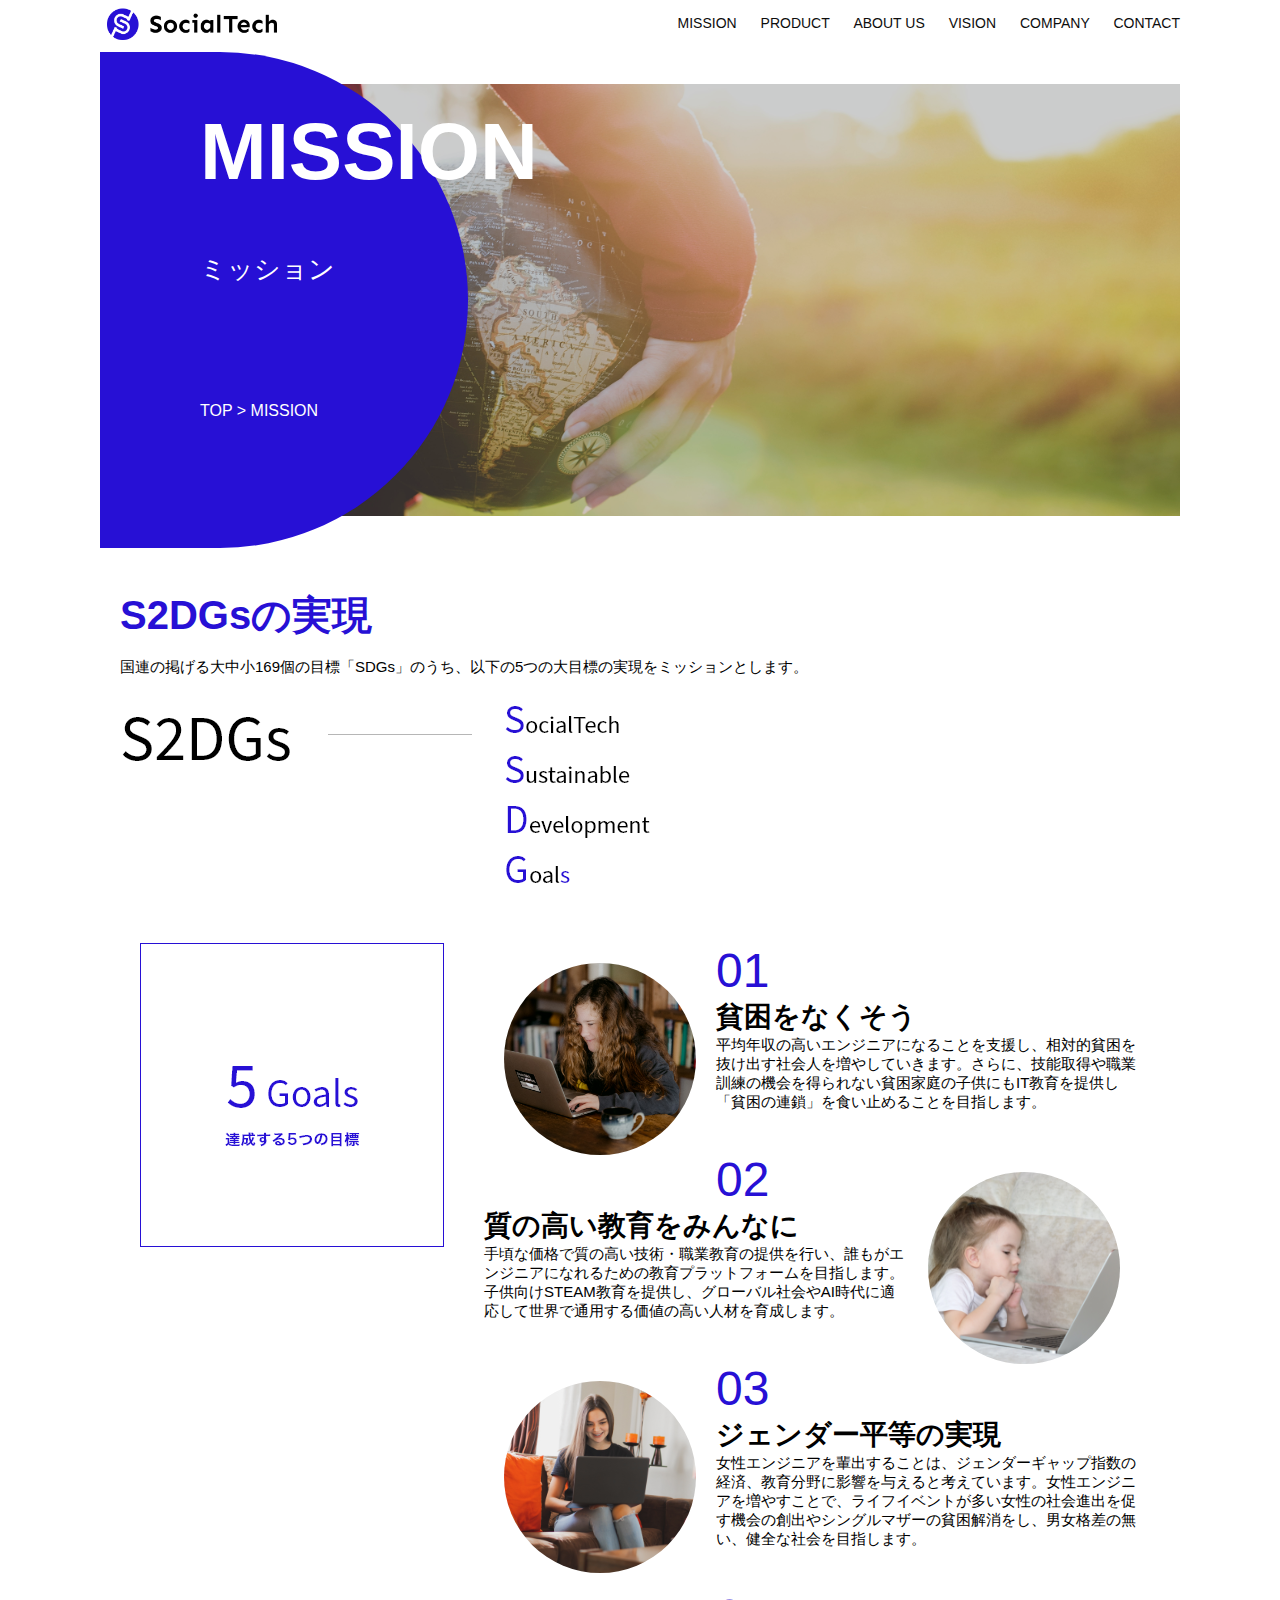
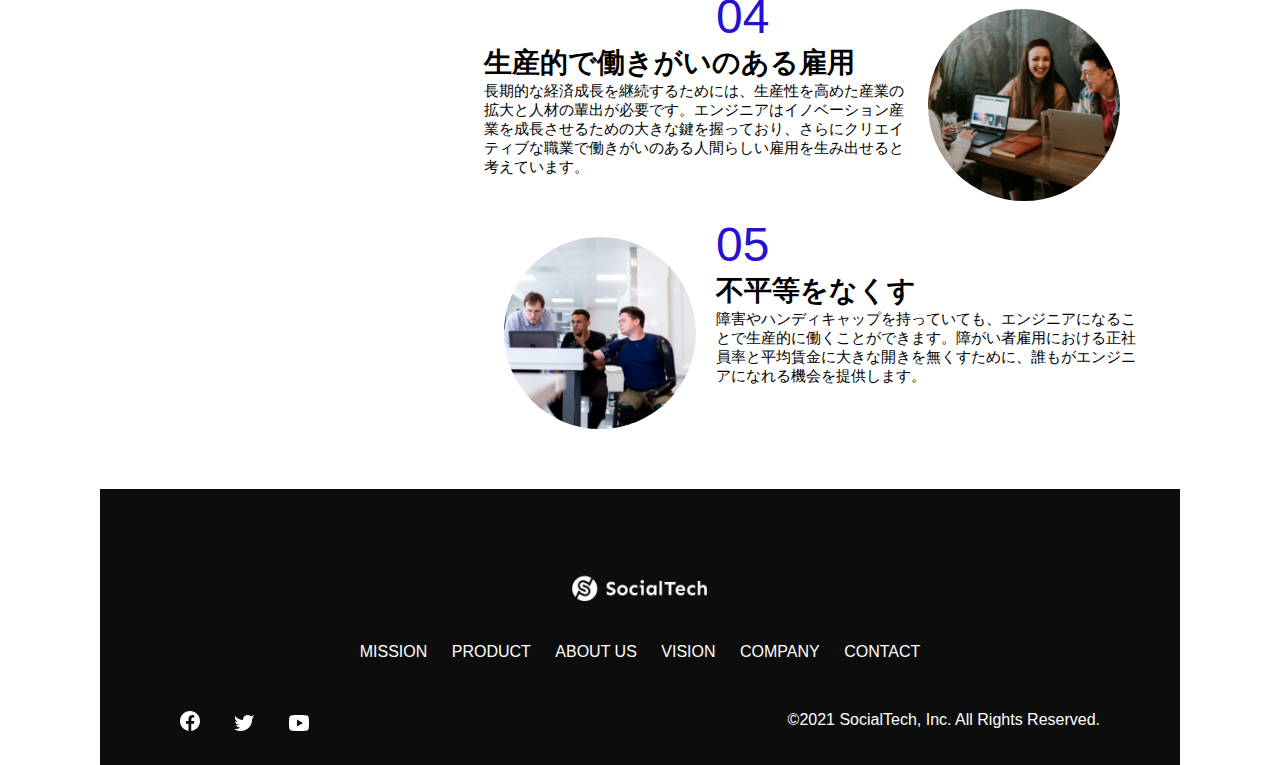
<file: kadai_005/mission.html>
<!DOCTYPE html>
  <html>
  <head>
    <title>SocialTech - MISSION ミッション -</title>
    <meta charset="UTF-8">
    <meta name="description" content="SocialTechが目指す5つの目標（S2DGs）を紹介します">
    <meta name="viewport" content="width=device-width, initial-scale=1.0">
    <link rel="stylesheet" href="style.css">
  </head>
 
  <body>
    <!-- ヘッダー -->
    <header>
      <!-- ロゴ -->
      <a href="index.html" id="logo"><img src="images/logo.png" alt="トップページに戻る"></a>
  
      <!-- PC用ナビゲーション -->
      <nav id="nav-pc">
        <a href="mission.html">MISSION</a>
        <a href="product.html">PRODUCT</a>
        <a href="index.html#aboutus">ABOUT US</a>
        <a href="index.html#vision">VISION</a>
        <a href="index.html#company">COMPANY</a>
        <a href="index.html#contact">CONTACT</a>
      </nav>
  
      <!-- スマホ用メニューボタン -->
      <img id="menu-sp" src="images/button-menu.png" alt="ナビゲーションを開く" onclick="document.getElementById('nav-sp').style.display = 'block'">
  
      <!-- スマホ用ナビゲーション -->
      <nav id="nav-sp">
        <img id="close" src="images/button-close.png" alt="ナビゲーションを閉じる" onclick="document.getElementById('nav-sp').style.display = 'none'">
        <a id="logo-sp" href="index.html" onclick="document.getElementById('nav-sp').style.display = 'none'"><img
            src="images/logo-sp.png" alt="トップページに戻る"></a>
        <a class="menu" href="mission.html" onclick="document.getElementById('nav-sp').style.display = 'none'">MISSION</a>
        <a class="menu" href="product.html" onclick="document.getElementById('nav-sp').style.display = 'none'">PRODUCT</a>
        <a class="menu" href="index.html#aboutus" onclick="document.getElementById('nav-sp').style.display = 'none'">ABOUT
          US</a>
        <a class="menu" href="index.html#vision"
          onclick="document.getElementById('nav-sp').style.display = 'none'">VISION</a>
        <a class="menu" href="index.html#company"
          onclick="document.getElementById('nav-sp').style.display = 'none'">COMPANY</a>
        <a class="menu" href="index.html#contact"
          onclick="document.getElementById('nav-sp').style.display = 'none'">CONTACT</a>
        <div id="sns">
          <a href="https://www.facebook.com/sejuku2013"><img src="images/button-facebook.png" alt="Facebookのリンク"></a>
          <a href="https://twitter.com/samuraijuku"><img src="images/button-twitter.png" alt="Twitterのリンク"></a>
          <a href="https://www.youtube.com/channel/UCCFOQO5aDK0xXam4cUQXT8g"><img src="images/button-youtube.png" alt="YouTubeのリンク"></a>
        </div>
      </nav>
    </header>
    <main>
      <article>
        <section id="mission-main">
          <div id="mission-title">
            <h1>MISSION</h1>
            <span>ミッション</span>
            <div>TOP > MISSION</div>
          </div>
        </section>
        <section id="mission-s2dgs">
          <h2 class="mission-h2">S2DGsの実現</h2>
          <p>国連の掲げる大中小169個の目標「SDGs」のうち、以下の5つの大目標の実現をミッションとします。</p>
          <img src="images/mission/mission-s2dgs.png" alt="S2DGs">
        </section>
        <section id="mission-5goals">
          <div>
            <img id="s2dgs-image" src="images/mission/mission-5goals.png" alt="5Goals">
          </div>
          <div>
            <div>
              <img class="fivegoals-image-left" src="images/mission/mission-5goals01.png" alt="PCを操作する女の子">
              <span class="fivegoals-number">01</span>
              <h3 class="fivegoals-h3">貧困をなくそう</h3>
              <p class="fivegoals-p">
                平均年収の高いエンジニアになることを支援し、相対的貧困を抜け出す社会人を増やしていきます。さらに、技能取得や職業訓練の機会を得られない貧困家庭の子供にもIT教育を提供し「貧困の連鎖」を食い止めることを目指します。
              </p>
            </div>
    
            <div>
              <img class="fivegoals-image-right" src="images/mission/mission-5goals02.png" alt="PCを見つめる小さい女の子">
              <span class="fivegoals-number">02</span>
              <h3 class="fivegoals-h3">質の高い教育をみんなに</h3>
              <p class="fivegoals-p">
                手頃な価格で質の高い技術・職業教育の提供を行い、誰もがエンジニアになれるための教育プラットフォームを目指します。子供向けSTEAM教育を提供し、グローバル社会やAI時代に適応して世界で通用する価値の高い人材を育成します。
              </p>
            </div>
    
            <div>
              <img class="fivegoals-image-left" src="images/mission/mission-5goals03.png" alt="PCを操作する女性">
              <span class="fivegoals-number">03</span>
              <h3 class="fivegoals-h3">ジェンダー平等の実現</h3>
              <p class="fivegoals-p">
                女性エンジニアを輩出することは、ジェンダーギャップ指数の経済、教育分野に影響を与えると考えています。女性エンジニアを増やすことで、ライフイベントが多い女性の社会進出を促す機会の創出やシングルマザーの貧困解消をし、男女格差の無い、健全な社会を目指します。
              </p>
            </div>
    
            <div>
              <img class="fivegoals-image-right" src="images/mission/mission-5goals04.png" alt="笑顔で話し合う3人の男女">
              <span class="fivegoals-number">04</span>
              <h3 class="fivegoals-h3">生産的で働きがいのある雇用</h3>
              <p class="fivegoals-p">
                長期的な経済成長を継続するためには、生産性を高めた産業の拡大と人材の輩出が必要です。エンジニアはイノベーション産業を成長させるための大きな鍵を握っており、さらにクリエイティブな職業で働きがいのある人間らしい雇用を生み出せると考えています。
              </p>
            </div>
    
            <div>
              <img class="fivegoals-image-left" src="images/mission/mission-5goals05.png" alt="障害を持つ男性が生き生きと働く様子">
              <span class="fivegoals-number">05</span>
              <h3 class="fivegoals-h3">不平等をなくす</h3>
              <p class="fivegoals-p">
                障害やハンディキャップを持っていても、エンジニアになることで生産的に働くことができます。障がい者雇用における正社員率と平均賃金に大きな開きを無くすために、誰もがエンジニアになれる機会を提供します。
              </p>
            </div>
          </div>
        </section>
      </article>
      <footer>
        <div id="footer-logo">
          <img src="images/logo-sp.png" alt="SocialTech">
        </div>
        <div id="footer-link">
          <a href="mission.html">MISSION</a>
          <a href="product.html">PRODUCT</a>
          <a href="index.html#aboutus">ABOUT US</a>
          <a href="index.html#vision">VISION</a>
          <a href="index.html#company">COMPANY</a>
          <a href="index.html#contact">CONTACT</a>
        </div>
        <div id="sns-footer">
          <a href="https://www.facebook.com/sejuku2013"><img src="images/button-facebook.png" alt="Facebookのリンク"></a>
          <a href="https://twitter.com/samuraijuku"><img src="images/button-twitter.png" alt="Twitterのリンク"></a>
          <a href="https://www.youtube.com/channel/UCCFOQO5aDK0xXam4cUQXT8g"><img src="images/button-youtube.png" alt="YouTubeのリンク"></a>
          <span id="copyright">&copy;2021 SocialTech, Inc. All Rights Reserved. </span>
        </div>
      </footer>
    </main>
  </body>
 
  </html>
</file>
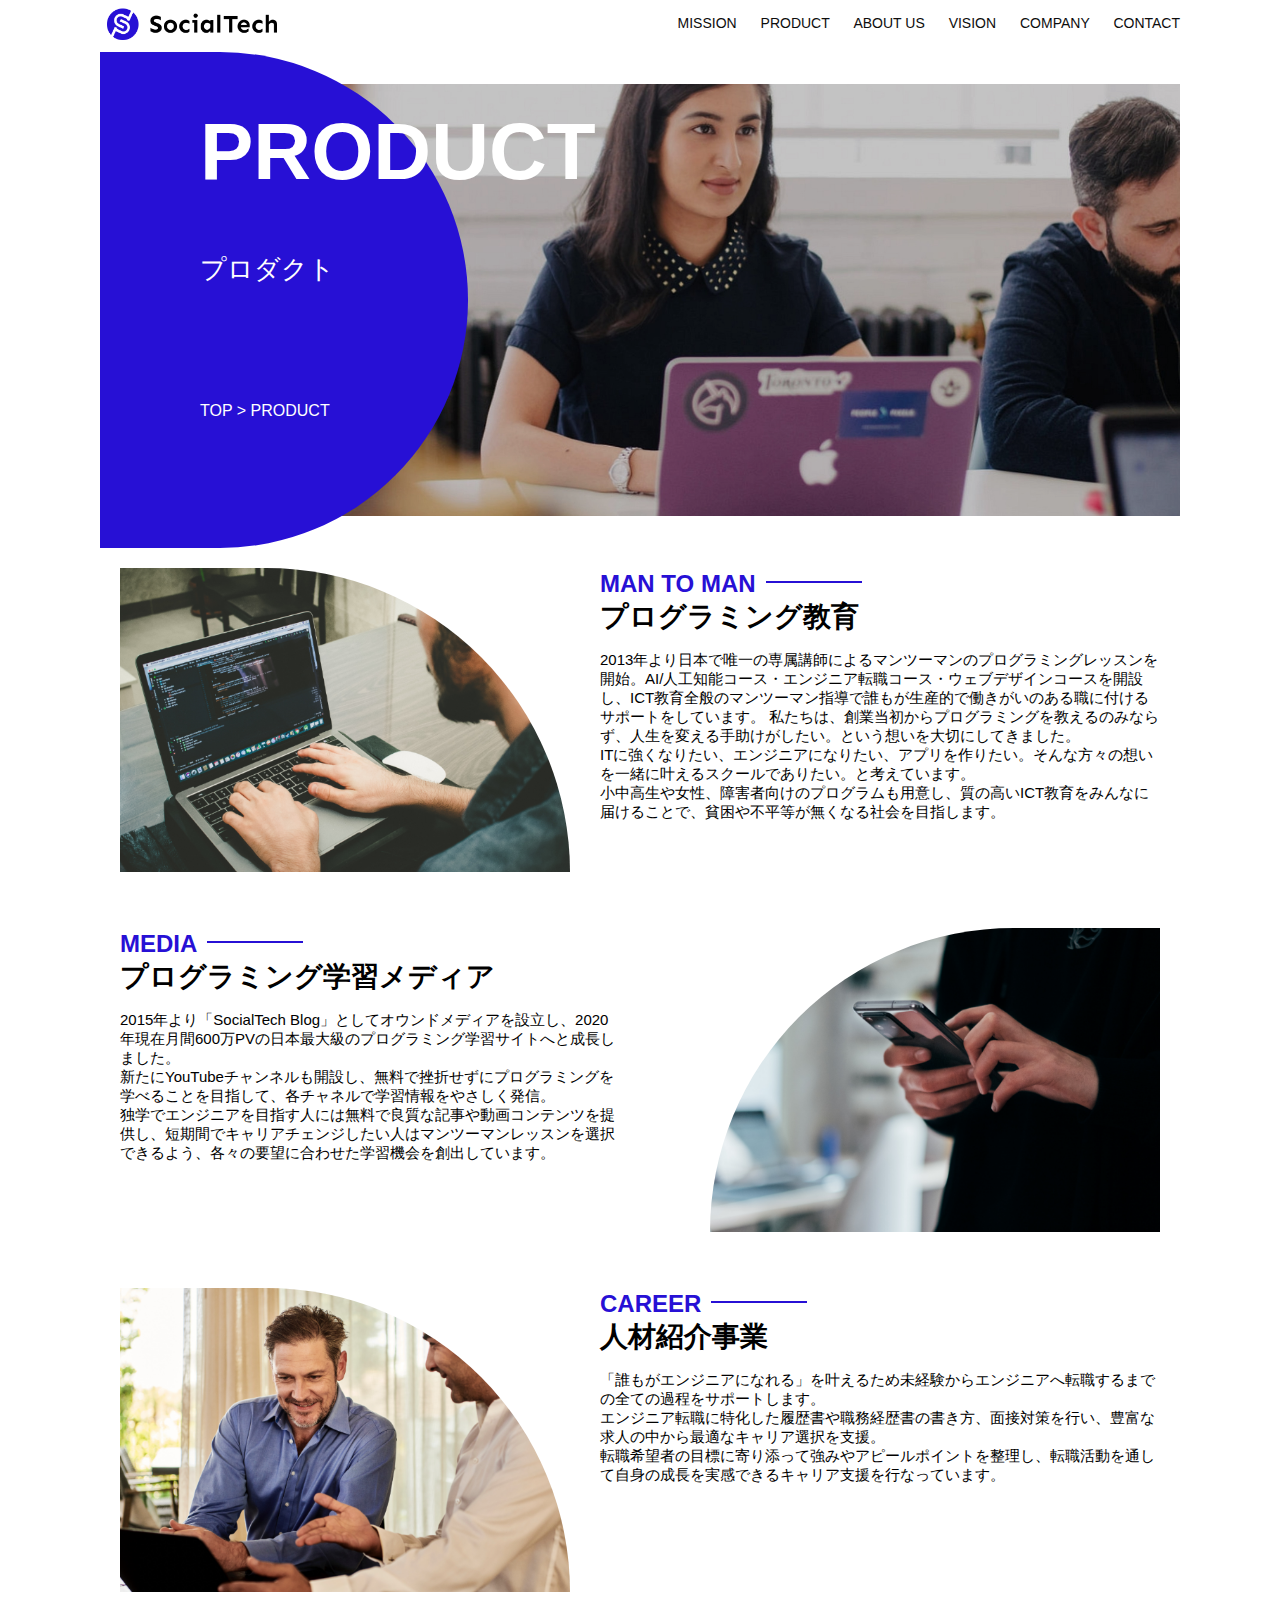
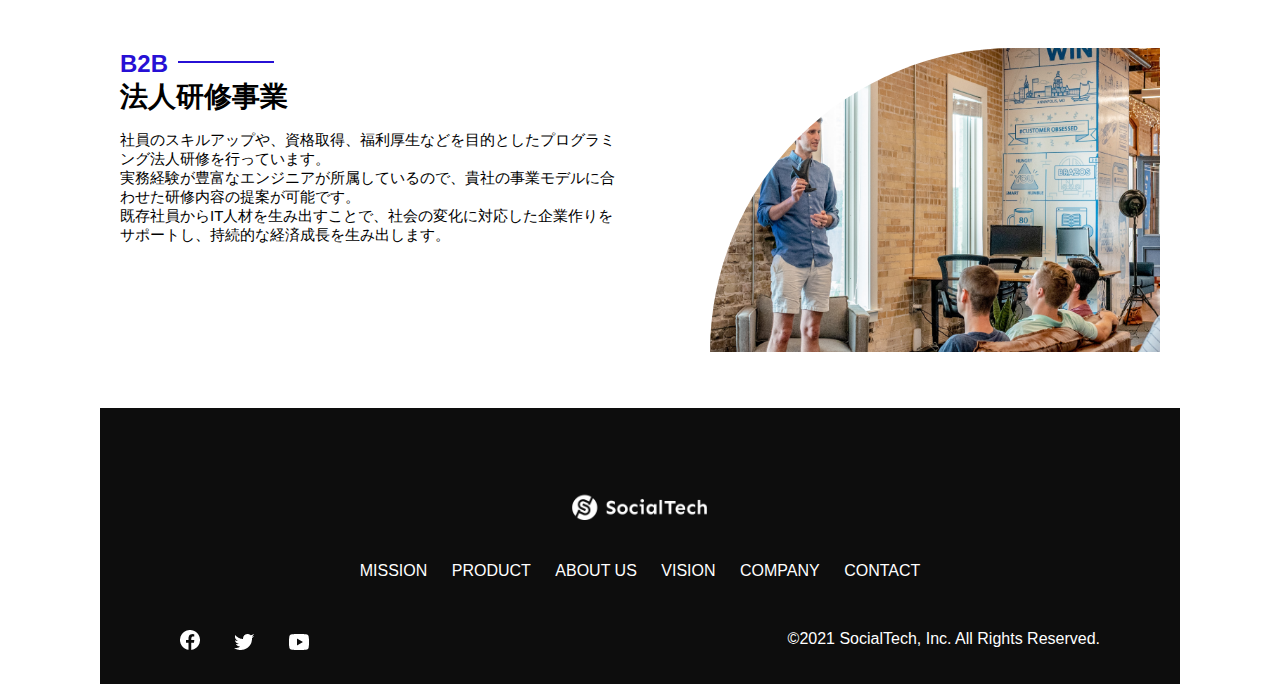
<file: kadai_005/product.html>
<!DOCTYPE html>
  <html>
  <head>
    <title>SocialTech -PRODUCT プロダクト-</title>
    <meta charset="UTF-8">
    <meta name="description" content="SocialTechの4つのプロダクトを紹介します">
    <meta name="viewport" content="width=device-width, initial-scale=1.0">
    <link rel="stylesheet" href="style.css">
  </head>
  
  <body>
    <!-- ヘッダー -->
    <header>
      <!-- ロゴ -->
      <a href="index.html" id="logo"><img src="images/logo.png" alt="トップページに戻る"></a>
  
      <!-- PC用ナビゲーション -->
      <nav id="nav-pc">
        <a href="mission.html">MISSION</a>
        <a href="product.html">PRODUCT</a>
        <a href="index.html#aboutus">ABOUT US</a>
        <a href="index.html#vision">VISION</a>
        <a href="index.html#company">COMPANY</a>
        <a href="index.html#contact">CONTACT</a>
      </nav>
  
      <!-- スマホ用メニューボタン -->
      <img id="menu-sp" src="images/button-menu.png" alt="ナビゲーションを開く" onclick="document.getElementById('nav-sp').style.display = 'block'">
  
      <!-- スマホ用ナビゲーション -->
      <nav id="nav-sp">
        <img id="close" src="images/button-close.png" alt="ナビゲーションを閉じる" onclick="document.getElementById('nav-sp').style.display = 'none'">
        <a id="logo-sp" href="index.html" onclick="document.getElementById('nav-sp').style.display = 'none'"><img
            src="images/logo-sp.png" alt="トップページに戻る"></a>
        <a class="menu" href="mission.html" onclick="document.getElementById('nav-sp').style.display = 'none'">MISSION</a>
        <a class="menu" href="product.html" onclick="document.getElementById('nav-sp').style.display = 'none'">PRODUCT</a>
        <a class="menu" href="index.html#aboutus" onclick="document.getElementById('nav-sp').style.display = 'none'">ABOUT
          US</a>
        <a class="menu" href="index.html#vision"
          onclick="document.getElementById('nav-sp').style.display = 'none'">VISION</a>
        <a class="menu" href="index.html#company"
          onclick="document.getElementById('nav-sp').style.display = 'none'">COMPANY</a>
        <a class="menu" href="index.html#contact"
          onclick="document.getElementById('nav-sp').style.display = 'none'">CONTACT</a>
        <div id="sns">
          <a href="https://www.facebook.com/sejuku2013"><img src="images/button-facebook.png" alt="Facebookのリンク"></a>
          <a href="https://twitter.com/samuraijuku"><img src="images/button-twitter.png" alt="Twitterのリンク"></a>
          <a href="https://www.youtube.com/channel/UCCFOQO5aDK0xXam4cUQXT8g"><img src="images/button-youtube.png" alt="YouTubeのリンク"></a>
        </div>
      </nav>
    </header>
    <main>
      <article>
        <section id="product-main">
          <div id="product-title">
            <h1>PRODUCT</h1>
            <span>プロダクト</span>
            <div>TOP > PRODUCT</div>
          </div>
        </section>
        <section class="product-section1">
          <img src="images/product/product-mantoman.png" alt="PCでコードを書く男性">
          <div>
            <h2 class="product-h2">MAN TO MAN</h2>
            <h3 class="product-h3">プログラミング教育</h3>
            <p>
              2013年より日本で唯一の専属講師によるマンツーマンのプログラミングレッスンを開始。AI/人工知能コース・エンジニア転職コース・ウェブデザインコースを開設し、ICT教育全般のマンツーマン指導で誰もが生産的で働きがいのある職に付けるサポートをしています。
              私たちは、創業当初からプログラミングを教えるのみならず、人生を変える手助けがしたい。という想いを大切にしてきました。<br>ITに強くなりたい、エンジニアになりたい、アプリを作りたい。そんな方々の想いを一緒に叶えるスクールでありたい。と考えています。<br>小中高生や女性、障害者向けのプログラムも用意し、質の高いICT教育をみんなに届けることで、貧困や不平等が無くなる社会を目指します。
            </p>
          </div>
        </section>
        <section class="product-section2">
          <div>
            <h2 class="product-h2">MEDIA</h2>
            <h3 class="product-h3">プログラミング学習メディア</h3>
            <p>2015年より「SocialTech
              Blog」としてオウンドメディアを設立し、2020年現在月間600万PVの日本最大級のプログラミング学習サイトへと成長しました。<br>新たにYouTubeチャンネルも開設し、無料で挫折せずにプログラミングを学べることを目指して、各チャネルで学習情報をやさしく発信。<br>独学でエンジニアを目指す人には無料で良質な記事や動画コンテンツを提供し、短期間でキャリアチェンジしたい人はマンツーマンレッスンを選択できるよう、各々の要望に合わせた学習機会を創出しています。
            </p>
          </div>
          <img src="images/product/product-media.png" alt="スマートフォンを操作する人">
        </section>
        <section class="product-section1">
          <img src="images/product/product-career.png" alt="笑顔で話し合う2人の男性">
          <div>
            <h2 class="product-h2">CAREER</h2>
            <h3 class="product-h3">人材紹介事業</h3>
            <p>
              「誰もがエンジニアになれる」を叶えるため未経験からエンジニアへ転職するまでの全ての過程をサポートします。<br>エンジニア転職に特化した履歴書や職務経歴書の書き方、面接対策を行い、豊富な求人の中から最適なキャリア選択を支援。<br>転職希望者の目標に寄り添って強みやアピールポイントを整理し、転職活動を通して自身の成長を実感できるキャリア支援を行なっています。<br>
            </p>
          </div>
        </section>
        <section class="product-section2">
          <div>
            <h2 class="product-h2">B2B</h2>
            <h3 class="product-h3">法人研修事業</h3>
            <p>
              社員のスキルアップや、資格取得、福利厚生などを目的としたプログラミング法人研修を行っています。<br>実務経験が豊富なエンジニアが所属しているので、貴社の事業モデルに合わせた研修内容の提案が可能です。<br>既存社員からIT人材を生み出すことで、社会の変化に対応した企業作りをサポートし、持続的な経済成長を生み出します。
            </p>
          </div>
          <img src="images/product/product-b2b.png" alt="講演中の男性とそれを聴く人々">
        </section>
      </article>
      <footer>
        <div id="footer-logo">
          <img src="images/logo-sp.png" alt="SocialTech">
        </div>
        <div id="footer-link">
          <a href="mission.html">MISSION</a>
          <a href="product.html">PRODUCT</a>
          <a href="index.html#aboutus">ABOUT US</a>
          <a href="index.html#vision">VISION</a>
          <a href="index.html#company">COMPANY</a>
          <a href="index.html#contact">CONTACT</a>
        </div>
        <div id="sns-footer">
          <a href="https://www.facebook.com/sejuku2013"><img src="images/button-facebook.png" alt="Facebookのリンク"></a>
          <a href="https://twitter.com/samuraijuku"><img src="images/button-twitter.png" alt="Twitterのリンク"></a>
          <a href="https://www.youtube.com/channel/UCCFOQO5aDK0xXam4cUQXT8g"><img src="images/button-youtube.png" alt="YouTubeのリンク"></a>
          <span id="copyright">&copy;2021 SocialTech, Inc. All Rights Reserved. </span>
        </div>
      </footer>
    </main>
  </body>
  
  </html>
</file>
<file: kadai_005/style.css>
/* PC、スマホ共通スタイル */
body {
  font-family: "Source Sans Pro", "Hiragino Kaku Gothic ProN", Meiryo, Arial, sans-serif;
}

p {
  font-size: 15px;
}

/*================
 PC用のスタイル 
=================*/
/* 横幅設定 */
@media screen and (min-width: 768px) {
   /* PC用カルーセル設定 */
   .carousel {
    width: 885px;
    margin-left: 20px;
  }

  .carouselImg {
    width: 885px;
  }

body {
  max-width: 1080px;
  min-width: 960px;
  margin: 0 auto 0 auto;
}

/* ヘッダー */
header {
   display: flex;
   justify-content: space-between;
 }
 /* ナビゲーションのレイアウト */
#nav-pc {
  text-align: right;
  font-size: 14px;
  padding-top: 15px;
}
 /* ナビゲーションのリンクの装飾設定 */
#nav-pc > a {
  text-decoration: none;
  margin-left: 20px;
}
#nav-pc > a:link {
   color: #0d0d0d;
}
#nav-pc > a:visited {
   color: #0d0d0d;
}#nav-pc > a:hover {
   color: #0d0d0d;
   text-decoration: underline;
}
#nav-pc > a:active {
   color: #0d0d0d;
}

 /* スマホ用ナビを非表示 */
 #nav-sp,
 #menu-sp {
   display: none;
 }

#main-visual{
  position: relative;
  height: 400px;
}

#main-message {
  position: absolute;
  top: 0;
  left: 0;
  background-color: #2710d5;
  color: #ffffff;
  border-radius: 0 0 476px 0;
  max-width: 620px;
  height: 100%;
  width: 100%;
  z-index: 11;
}
#main-message > h1 {
  font-size: 60px;
  font-weight: bold;
  margin: 100px 0 0 50px;
}
#main-message > p { 
  font-size: 28px;
  margin: 0 0 0 50px;
}
#main-visual > img {
  max-width: 620px;
  border-radius: 476px 0 0 0;
  position: absolute;
  top: 0;
  right: 0;
  z-index: 10;
}
 /* 見出し */
h2 {
  margin: 40px 0 0 0;
}
  
h2::after {
  content: url("images/line.png");
  margin-left: 10px;
}

h3 {
  font-size: 27px;
}

/* ミッション */
#mission {
 margin: 80px auto 80px auto;
 width: 100%;
}
  
#mission-flex {
  width: 100%;
  display: flex;
}

#mission-flex > div {
  width: 50%;
  margin: 20px;
}

#mission-photo {
  width: 100%;
}
  
#s2dgs {
  margin-top: 50px;
  width: 100%;
}
 /* プロダクト */
#product {
  background-color: #fafafa;
  width: 100%;
  margin: 80px 0 80px 0;
  padding: 10px 40px 0px 40px;
}
  
/* 外枠 */
#product > div {
  margin-top: 40px;
  display: flex;
}
  
/* 左のカラム */
#product-left {
  width: 50%;
  margin-right: 20px;
}
  
  /* 右のカラム */
#product-right {
  width: 50%;
  margin-left: 20px;
  margin-top: 80px;
}
  
/* 画像＋説明の枠 */
#product-left > div {
  position: relative;
  height: 480px;
  margin-right: 20px;
}
#product-right > div {
  position: relative;
  height: 480px;
  margin-left: 20px;
}
 /* 画像 */
 .product-photo {
  width: 100%;
}
 /* 説明文の枠 */
 .product-explain {
  background-color: #ffffff;
  position: absolute;
  left: 0;
  top: 280px;
  margin: 0 40px 0 40px;
  padding: 20px;
  box-shadow: 5px 5px 10px rgba(0, 0, 0, 0.05);
}
  
/* 説明文の英語 */
.product-explain > span {
  color: #2710d5;
  font-weight: bold;
  font-size: 16px;
  margin: 0;
}

/* 説明文の見出し */
.product-explain > h3 {
  font-size: 20px;
  margin: 5px 0 5px 0;
}

/* 説明文 */
.product-explain > p {
  font-size: 14px;
  margin: 0;
}
  
/* 「もっとみる」ボタン */
#product-more {  margin: 0 auto -42px auto;
}
/* ABOUT US */
#aboutus {  margin: 80px auto 80px auto;
}

/* 3つの組織文化と画像を入れる枠 */
#aboutus > div {
  display: flex;
}

/* 画像 */
.culture-img {
  width: 100%;
  align-self: flex-start;
}

.culture-img2 {
  margin-top: 50px;
  width: 100%;
}

/* 3つの組織文化の表 */
.culture-table {
  max-width: 500px;
  margin-right: 50px;
}

/* 番号 */
.culture-num {
  font-size: 80px;
  color: #2710d5;
  margin: 0 20px 0 0;
}
  
/* 組織文化英語 */
.culture-en {
  color: #2710d5;
  font-weight: bold;
  font-size: 24px;
  display: block;
}
  
/* 組織文化日本語 */
.culture-jp {
  font-size: 28px;
  font-weight: bold;
}
  
/* 説明文 */
.culture-description {
  margin: 0;
}

/* ビジョン */
#vision {
  margin: 80px auto 80px auto;
}
  
/* セクション内の外枠 */
#vision > div {
  width: 100%;
  display: flex;
  justify-content: space-between;
  flex-wrap: wrap;
}
  
/* 7つの行動指針の枠 */
.vision-box {
  width: 300px;
  height: 300px;
  margin-bottom: 30px;
  position: relative;
}

.vision-box > img {
  width: 100%;
  height: auto;
  position: absolute;
  top: 0;
  left: 0;
  z-index: 30;
}

.vision-box > span {
  position: absolute;
  top: 0;
  left: 0;
  z-index: 31;
  margin-right: 20px;
}

.vision-box > span > h4 {
  color: #2710d5;
  font-size: 19px;
  margin: 80px 0 0 0;
}

.vision-box > span > h4::first-letter {
  font-size: 40px;
}

.vision-box > span > h5 {
  font-size: 20px;
  margin: 0 0 0 0;
}

.vision-box > span > p {
  margin: 10px 0 0 0;
}

/* 会社概要 */
#company {
  margin: 80px auto 80px auto;
}
#company-table {
  width: 100%;
}

.tableheader {
  text-align: left;
  padding: 20px;
  border-bottom-color: #2710d5;
  border-bottom-width: 1px;
  border-bottom-style: solid;
  width: 100px;
}

.tableheader-first {
  text-align: left;
  padding: 20px;
  border-bottom-color: #2710d5;
  border-bottom-width: 1px;
  border-bottom-style: solid;
  border-top-color: #2710d5;
  border-top-width: 1px;
  border-top-style: solid;
  width: 100px;
}

.cell {
  padding: 30px;
  border-bottom-color: #ececec;
  border-bottom-width: 1px;
  border-bottom-style: solid;
}

.cell-first {
  padding: 30px;
  border-bottom-color: #ececec;
  border-bottom-width: 1px;
  border-bottom-style: solid;
  border-top-color: #ececec;
  border-top-width: 1px;
  border-top-style: solid;
}
#company > iframe {
  width: 100%;
  height: 368px;
  margin-top: 40px;
}

/* お問い合わせ */
#contact {
  margin: 80px auto 80px auto;
}

/* 外枠 */
#contact > form > div {
  display: flex;
  flex-direction: row;
  flex-wrap: wrap;
  padding-bottom: 30px;
}

/* 左列の見出し */
.contact-heading {
  width: 240px;
  align-self: center;
}
/* 見出しのラベル */
.contact-label {
  font-weight: bold;
}
/* 必須 */
.contact-span {
  color: #ce2222;
  margin: 0 0 0 20px;
  font-weight: bold;
}

/* テキストボックス */
.contact-textbox {
  border-top: 0;
  border-left: 0;
  border-right: 0;
  border-bottom-width: 1px;
  border-bottom-color: #707070;
  border-bottom-style: solid;
  background-color: #fafafa;
  width: 400px;
  height: 56px;
}
/* お問い合わせ内容のテキストエリア */
.contact-textarea {
  border-top: 0;
  border-left: 0;
  border-right: 0;
  border-bottom-width: 1px;
  border-bottom-color: #707070;
  border-bottom-style: solid;
  background-color: #fafafa;
  width: 400px;
  height: 200px;
}

/* 個人情報の取り扱い */
details {
  width: 700px;
}
details > div {
  background-color: #fafafa;
  padding: 20px;
} 
details > div > span {
  font-weight: bold;
}

/* フッター */
footer {
  background-color: #0d0d0d;
  text-align: center;
  padding: 80px 80px 30px 80px;
}

#footer-logo {
  margin-bottom: 30px;
}

#footer-link {
  margin-bottom: 50px;
}
#footer-link > a {
  text-decoration: none;
  margin: 10px;
}
#footer-link > a:link {
  color: #ffffff;
}
#footer-link > a:visited {
  color: #ffffff;
}
#footer-link > a:hover {
  color: #ffffff;
  text-decoration: underline;
}
#footer-link > a:active {
  color: #ffffff;
}

#sns-footer {
  text-align: left;
  width: 100%;
}

#sns-footer > a {
  margin-right: 30px;
}

#copyright {
  color: #ffffff;
  float: right;
}

/* mission.html用スタイル */
   /* ミッションのメインビジュアル */
   #mission-main {
    height: 496px;
    width: 100%;
    background-image: url("images/mission/mission-main.png");
    background-repeat: no-repeat;
    background-position-y: center;
  }

  #mission-title {
    background-color: #2710d5;
    width: 368px;
    color: #ffffff;
    height: 496px;
    border-radius: 0 248px 248px 0;
    position: relative;
  }

  #mission-title > h1 {
    position: absolute;
    top: 0;
    left: 100px;
    font-size: 80px;
  }

  #mission-title > span {
    position: absolute;
    top: 200px;
    left: 100px;
    font-size: 26px;
  }

  #mission-title > div {
    position: absolute;
    top: 350px;
    left: 100px;
    font-size: 16px;
  }
  
  #mission-s2dgs {
    width: 100%;
    margin: 20px;
  }

  .mission-h2 {
    color: #2710d5;
    font-size: 40px;
  }

  .mission-h2::after {
    content: none;
  }

  #mission-5goals {
    margin: 20px;
    display: flex;
  }

  #mission-5goals > div {
    flex-grow: 1;
    padding: 20px;
  }

  #mission-5goals > div > div {
    margin-bottom: 40px;
  }

  .fivegoals-image-right {
    float: right;
    margin: 20px;
  }

  .fivegoals-image-left {
    float: left;
    margin: 20px;
  }

  .fivegoals-number {
    color: #2710d5;
    font-size: 48px;
    margin: 0;
  }

  .fivegoals-h3 {
    font-size: 28px;
    margin: 0;
  }

  .fivegoals-p {
    margin: 0;
  }

  /* プロダクトページ */
  #product-main {
    height: 496px;
    width: 100%;
    background-image: url("images/product/product-main.png");
    background-repeat: no-repeat;
    background-position-y: center;
  }

  #product-title {
    background-color: #2710d5;
    width: 368px;
    color: #ffffff;
    height: 496px;
    border-radius: 0 248px 248px 0;
    position: relative;
  }
  #product-title > h1 {
    position: absolute;
    top: 0;
    left: 100px;
    font-size: 80px;
  }

  #product-title > span {
    position: absolute;
    top: 200px;
    left: 100px;
    font-size: 26px;
  }

  #product-title > div {
    position: absolute;
    top: 350px;
    left: 100px;
    font-size: 16px;
  }

  /* セクション1 */
  .product-section1 {
    position: relative;
    margin: 20px;
    height: 340px;
  }

  .product-section1 > img {
    position: absolute;
    top: 0;
    left: 0;
    width: 450px;
    margin: 0 40px 30px 0;
    border-radius: 0 432px 0 0;
  }

  .product-section1 > div {
    position: absolute;
    top: 0;
    left: 480px;
  }

  /* セクション2 */
  .product-section2 {
    position: relative;
    margin: 20px;
    height: 340px;
  }

  .product-section2 > img {
    position: absolute;
    top: 0;
    right: 0;
    width: 450px;
    margin: 0 0 30px 40px;
    border-radius: 432px 0 0 0;
  }

  .product-section2 > div {
    width: 500px;
    position: absolute;
    top: 0;
    left: 0;
  }

  .product-h2 {
    color: #2710d5;
    font-size: 24px;
    margin: 0;
  }

  .product-h3 {
    font-size: 28px;
    margin: 0;
  }
}

/*====================
  スマートフォン用のスタイル
  =====================*/
  @media screen and (max-width: 767px) {
    body {
      min-width: 375px;
      margin: 0;
    }
  
    /* PC用ナビゲーション非表示 */
    #nav-pc {
      display: none;
    }
  
    /* ハンバーガーメニュー */
    #menu-sp {
      position: absolute;
      top: 0px;
      right: 0px;
    }

    /* スマホ用ナビゲーションの表示切替 */
   /* 初期状態、レイアウトと非表示設定 */
   #nav-sp {
    background-color: #2710d5;
    position: absolute;
    left: 0;
    top: 0;
    height: 100%;
    width: 100%;
    display: none;
    z-index: 100;
  }

  /* ×ボタン */
  #close {
    position: absolute;
    top: 20px;
    right: 20px;
  }

  /* ナビゲーションメニュー用ロゴ */
  #logo-sp {
    margin: 80px 0 30px 20px;
  }

  /* ナビゲーションのリンクの装飾設定 */
  #nav-sp > a {
    display: block;
  }
  #nav-sp > a:link {
    color: #ffffff;
  }
  #nav-sp > a:visited {
    color: #ffffff;
  }
  #nav-sp > a:hover {
    color: #ffffff;
    text-decoration: underline;
  }
  #nav-sp > a:active {
    color: #ffffff;
  }
  #nav-sp > .menu {
    text-decoration: none;
    display: block;
    margin: 0 20px 0 20px;
    height: 44px;
    font-size: 16px;
    background-image: url("images/arrow.png");
    background-repeat: no-repeat;
    background-position: right top;
  }

  #sns {
    position: absolute;
    bottom: 20px;
    left: 20px;
  }
  #sns > a {
    margin-right: 30px;
  }
  /* メインビジュアル */
  #main-visual {
    position: relative;
    height: 470px;
    width: 100%;
    overflow: hidden;
  }
  #main-visual > div {
    position: absolute;
    top: 0;
    left: 0;
    background-color: #2710d5;
    color: white;
    border-radius: 0 0 476px 0;
    text-align: center;
    height: 280px;
    width: 100%;
    z-index: 11;
  }
  #main-visual > div > h1 {
    font-size: 28px;
    margin: 90px 0 0 0;
  }

  #main-visual > div > p {
    margin: 0;
  }

  #main-visual > img {
    width: 100%;
    border-radius: 476px 0 0 0;
    z-index: 10;
    position: absolute;
    bottom: 0;
    right: 0;
  }

  /* 見出し */
  h2::after {
    content: url("images/line.png");
    margin-left: 10px;
  }

  h3 {
    font-size: 24px;
    margin: 10px 0 0 0;
  }

  /* ミッション */
   #mission {
     margin: 20px;
   }
 
   #mission-photo {
     width: 100%;
   }
 
   #s2dgs {
     width: 100%;
   }

   /* プロダクト */
   #product {
    background-color: #fafafa;
    padding-top: 10px;
  }

  #product h2 {
    margin-left: 20px;
  }
  /* 外枠 */
  /* 左右のカラム　スマホでは縦並び */
  #product-left,
  #product-right {
    margin-right: 20px;
    margin-left: 20px;
  }

  /* 画像＋説明の枠 */
  #product-left > div,
  #product-right > div {
    position: relative;
    height: 540px;
  }

  /* 説明文の枠 */
  .product-explain {
    background-color: #ffffff;
    position: absolute;
    left: 0;
    bottom: 50px;
    padding: 20px;
    box-shadow: 5px 5px 10px rgba(0, 0, 0, 0.05);
  }

  .product-explain > span {
    color: #2710d5;
    font-weight: bold;
    font-size: 16px;
    margin: 0px;
  }

  .product-explain > h3 {
    margin: 10px 0 10px 0;
  }

  /* 画像 */
  .product-photo {
    width: 100%;
  }

  #product-more > img {
    margin: 0 0 -42px 20px;
  }

   /* ABOUT US */
   #aboutus {
    margin: 80px 20px 80px 20px;
  }

  #aboutus > div {
    display: flex;
    flex-direction: column;
  }

  .culture-table {
    width: 100%;
    padding-right: 20px;
    order: 2;
  }
  .culture-img {
    width: 100%;
    order: 1;
  }

  .culture-img2 {
    width: 100%;
  }

  .culture-num {
    font-size: 80px;
    color: #2710d5;
  }

  .culture-en {
    color: #2710d5;
    font-weight: bold;
    font-size: 24px;
    display: block;
  }

  .culture-jp {
    display: block;
  }

  .culture-description {
    margin: 0;
  }
  /* ビジョン */
  #vision {
    margin: 80px 20px 80px 20px;
  }

  .vision-box {
    width: 300px;
    height: 300px;
    margin-bottom: 30px;
    position: relative;
  }

  .vision-box > img {
    width: 100%;
    height: auto;
    position: absolute;
    top: 0;
    left: 0;
    z-index: 30;
  }

  .vision-box > span {
    position: absolute;
    top: 0;
    left: 0;
    z-index: 31;
    margin-right: 20px;
  }

  .vision-box > span > h4 {
    color: #2710d5;
    font-size: 19px;
    margin: 60px 0 0 0;
  }

  .vision-box > span > h5 {
    font-size: 20px;
    margin: 0 0 0 0;
  }
  .vision-box > span > p {
    margin: 10px 0 0 0;
  }

  /* 会社概要 */
  #company {
    margin: 0 20px 0 20px;
  }

  #company > h3 {
    margin-bottom: 20px;
  }

  #company > table {
    width: 100%;
  }

  .tableheader-first {
    text-align: left;
    padding: 20px;
    border-bottom-color: #2710d5;
    border-bottom-width: 1px;
    border-bottom-style: solid;
    border-top-color: #2710d5;
    border-top-width: 1px;
    border-top-style: solid;
    width: 50px;
  }
  .tableheader {
    text-align: left;
    padding: 20px;
    border-bottom-color: #2710d5;
    border-bottom-width: 1px;
    border-bottom-style: solid;
    width: 50px;
  }

  .cell {
    padding: 20px;
    border-bottom-color: #ececec;
    border-bottom-width: 1px;
    border-bottom-style: solid;
  }
  .cell-first {
    padding: 20px;
    border-bottom-color: #ececec;
    border-bottom-width: 1px;
    border-bottom-style: solid;
    border-top-color: #ececec;
    border-top-width: 1px;
    border-top-style: solid;
  }

  #company > iframe {
    width: 100%;
    height: 240px;
    margin: 40px 0 0 0;
  }

  /* お問い合わせ */
  #contact {
    margin: 80px 20px 80px 20px;
  }

  #contact > h3 {
    margin-bottom: 20px;
  }

  #contact > form > div {
    margin-bottom: 20px;
  }

  .contact-heading {
    margin-bottom: 20px;
  }

  /* ラベル */
  .contact-label {
    font-weight: bold;
  }

  /* 必須 */
  .contact-span {
    color: #ce2222;
    margin: 0 0 0 20px;
    font-weight: bold;
  }

  .contact-textbox {
    height: 56px;
    border-top: 0;
    border-left: 0;
    border-right: 0;
    background-color: #fafafa;
    border-bottom-color: #707070;
    border-bottom-width: 1px;
    border-style: solid;
    min-width: 300px;
    width: 100%;
  }

  .contact-textarea {
    height: 150px;
    border-top: 0;
    border-left: 0;
    border-right: 0;
    background-color: #fafafa;
    width: 100%;
  }

  .radiobutton {
    margin-bottom: 20px;
  }

  .radiobutton + label::after {
    content: "\A";
    white-space: pre;
  }

  /* フッター */
  footer {
    background-color: #0d0d0d;
    padding: 30px 20px 50px 20px;
  }

  #footer-logo {
    margin-bottom: 30px;
  }

  #footer-link {
    margin-bottom: 50px;
  }
  #footer-link > a {
    text-decoration: none;
    margin: 0 20px 30px 0;
    display: block;
    background-image: url("images/arrow.png");
    background-repeat: no-repeat;
    background-position: right top;
  }
  #footer-link > a:link {
    color: #ffffff;
  }
  #footer-link > a:visited {
    color: #ffffff;
  }
  #footer-link > a:hover {
    color: #ffffff;
    text-decoration: underline;
  }
  #footer-link > a:active {
    color: #ffffff;
  }

  #sns-footer > a {
       margin-right: 30px;
   }
 
  #copyright {
       font-size: 12px;
       display: block;
       margin-top: 30px;
       color: #ffffff;
   }

   /* mission.html用スタイル */
   /* ミッションのメインビジュアル */
   #mission-main {
    height: 256px;
    width: 100%;
    background-image: url("images/mission/mission-main.png");
    background-repeat: no-repeat;
    background-position-y: center;
    background-size: auto 208px;
  }

  #mission-title {
    background-color: #2710d5;
    width: 136px;
    color: #ffffff;
    height: 256px;
    border-radius: 0 248px 248px 0;
    position: relative;
  }
  #mission-title > h1 {
    position: absolute;
    top: 0;
    left: 20px;
    font-size: 40px;
  }

  #mission-title > span {
    position: absolute;
    top: 110px;
    left: 20px;
    font-size: 18px;
  }

  #mission-title > div {
    position: absolute;
    top: 180px;
    left: 20px;
    font-size: 13px;
  }

  /* ミッションページ　S2DGSの設定 */
  #mission-s2dgs {
    margin: 20px;
  }

  .mission-h2 {
    color: #2710d5;
    font-size: 38px;
    margin: 0px;
  }

  .mission-h2::after {
    content: none;
  }

  #mission-s2dgs > img {
    width: 100%;
  }

  /* ミッションページ　5Goalsの設定 */
  #mission-5goals {
    margin: 20px;
  }

  #mission-5goals > div > div {
    margin-bottom: 40px;
  }

  #s2dgs-image {
    width: 100%;
  }
  .fivegoals-image-right {
    margin: 20px auto 20px auto;
    display: block;
  }

  .fivegoals-image-left {
    margin: 20px auto 20px auto;
    display: block;
  }

  .fivegoals-number {
    color: #2710d5;
    font-size: 48px;
    margin: 0;
  }

  .fivegoals-h3 {
    font-size: 28px;
    margin: 0;
  }
  .fivegoals-p {
    margin: 0;
  }

  /* プロダクトページ */
  #product-main {
    height: 256px;
    width: 100%;
    background-image: url("images/product/product-main.png");
    background-repeat: no-repeat;
    background-position-y: center;
    background-size: auto 208px;
  }
  #product-title {
    background-color: #2710d5;
    width: 136px;
    color: #ffffff;
    height: 256px;
    border-radius: 0 248px 248px 0;
    position: relative;
  }
  #product-title > h1 {
    position: absolute;
    top: 0;
    left: 20px;
    font-size: 40px;
  }
  #product-title > span {
    position: absolute;
    top: 110px;
    left: 20px;
    font-size: 18px;
  }
  #product-title > div {
    position: absolute;
    top: 180px;
    left: 20px;
    font-size: 13px;
  }

  .product-section1 {
    margin: 20px;
  }

  .product-section1 > img {
    width: 100%;
    border-radius: 0 300px 0 0;
  }
  
  .product-section2 {
    margin: 20px;
    display: flex;
    flex-direction: column;
  }

  .product-section2 > img {
    order: 1;
    width: 100%;
    border-radius: 300px 0 0 0;
  }

  .product-section2 > div {
    order: 2;
  }

  .product-h2 {
    color: #2710d5;
    font-size: 24px;
    margin: 0;
  }

  .product-h3 {
    font-size: 28px;
    margin: 0;
  }
  }
</file>
